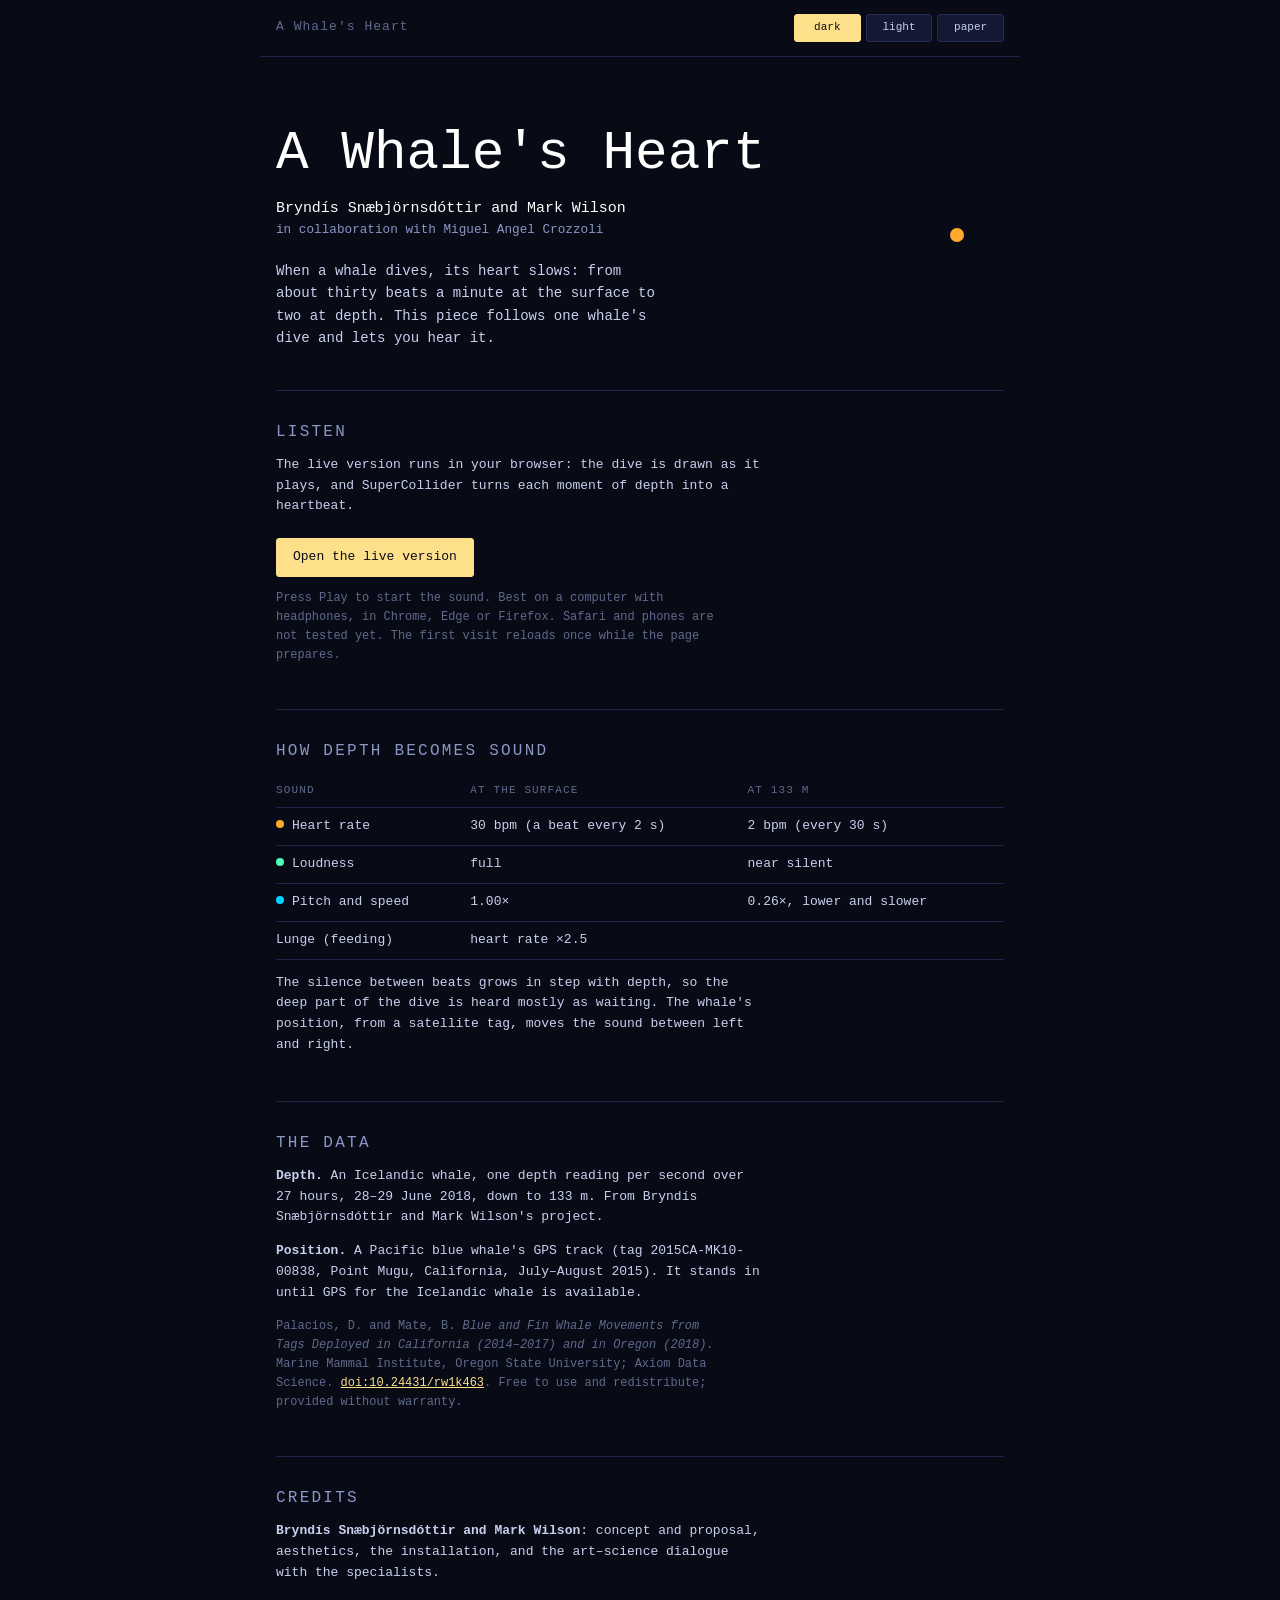
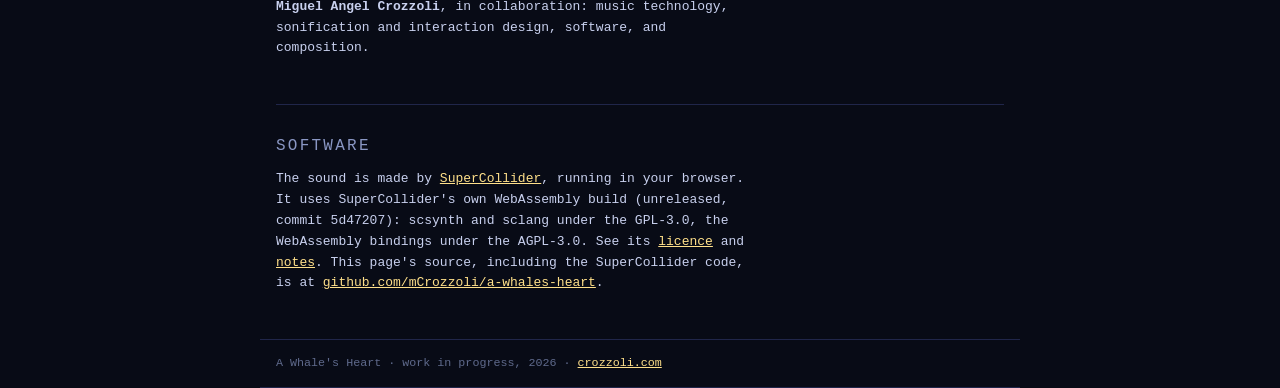
<file: site/index.html>
<!doctype html>
<html lang="en">
<head>
  <meta charset="utf-8">
  <meta name="viewport" content="width=device-width, initial-scale=1">
  <title>A Whale's Heart</title>
  <meta name="description" content="A sonification of a whale's dive: depth becomes heartbeat, loudness and pitch. By Bryndís Snæbjörnsdóttir and Mark Wilson, in collaboration with Miguel Angel Crozzoli.">
  <link rel="icon" href="data:image/svg+xml,%3Csvg xmlns='http://www.w3.org/2000/svg' viewBox='0 0 32 32'%3E%3Ccircle cx='16' cy='16' r='7' fill='%23ffaa2c'/%3E%3Ccircle cx='16' cy='16' r='12' fill='none' stroke='%23ffaa2c' stroke-opacity='.4' stroke-width='2'/%3E%3C/svg%3E">
  <link rel="canonical" href="https://mcrozzoli.github.io/a-whales-heart/">
  <meta property="og:title" content="A Whale's Heart">
  <meta property="og:description" content="A sonification of a whale's dive: depth becomes heartbeat, loudness and pitch.">
  <meta property="og:url" content="https://mcrozzoli.github.io/a-whales-heart/">
  <meta name="color-scheme" content="dark light">
  <!-- The look, before first paint: darkstyle.js reads ?theme=, then the last choice, then dark,
       and sets <html data-theme> at once. It must stay a plain blocking script in <head>. -->
  <link rel="stylesheet" href="darkstyle/darkstyle.css">
  <script src="darkstyle/darkstyle.js"></script>
  <link rel="stylesheet" href="style.css">
</head>
<body>
  <header class="bar">
    <span class="name">A Whale's Heart</span>
    <div id="looks" aria-label="Look"></div>
  </header>

  <main>
    <div class="hero">
      <div>
        <h1>A Whale's Heart</h1>
        <p class="byline">Bryndís Snæbjörnsdóttir and Mark Wilson<br>
           <span>in collaboration with Miguel Angel Crozzoli</span></p>
        <p>When a whale dives, its heart slows: from about thirty beats a minute at the surface to two
           at depth. This piece follows one whale's dive and lets you hear it.</p>
      </div>
      <div class="beat" aria-hidden="true"></div>
    </div>

    <section id="listen">
      <h2>Listen</h2>
      <p>The live version runs in your browser: the dive is drawn as it plays, and SuperCollider
         turns each moment of depth into a heartbeat.</p>
      <a class="cta" href="prototype.html">Open the live version</a>
      <p class="note">Press Play to start the sound. Best on a computer with headphones, in Chrome, Edge or Firefox.
         Safari and phones are not tested yet. The first visit reloads once while the page prepares.</p>
    </section>

    <section id="mapping">
      <h2>How depth becomes sound</h2>
      <div class="table-wrap">
        <table>
          <thead><tr><th>Sound</th><th>At the surface</th><th>At 133 m</th></tr></thead>
          <tbody>
            <tr><td><span class="key heart"></span>Heart rate</td><td class="num">30 bpm (a beat every 2 s)</td><td class="num">2 bpm (every 30 s)</td></tr>
            <tr><td><span class="key amp"></span>Loudness</td><td class="num">full</td><td class="num">near silent</td></tr>
            <tr><td><span class="key depth"></span>Pitch and speed</td><td class="num">1.00×</td><td class="num">0.26×, lower and slower</td></tr>
            <tr><td>Lunge (feeding)</td><td class="num" colspan="2">heart rate ×2.5</td></tr>
          </tbody>
        </table>
      </div>
      <p>The silence between beats grows in step with depth, so the deep part of the dive is
         heard mostly as waiting. The whale's position, from a satellite tag, moves the sound
         between left and right.</p>
    </section>

    <section id="data">
      <h2>The data</h2>
      <p><strong>Depth.</strong> An Icelandic whale, one depth reading per second over 27 hours,
         28–29 June 2018, down to 133 m. From Bryndís Snæbjörnsdóttir and Mark Wilson's project.</p>
      <p><strong>Position.</strong> A Pacific blue whale's GPS track (tag 2015CA-MK10-00838, Point Mugu,
         California, July–August 2015). It stands in until GPS for the Icelandic whale is available.</p>
      <p class="cite">Palacios, D. and Mate, B. <em>Blue and Fin Whale Movements from Tags Deployed in
         California (2014–2017) and in Oregon (2018).</em> Marine Mammal Institute, Oregon State University;
         Axiom Data Science. <a href="https://doi.org/10.24431/rw1k463">doi:10.24431/rw1k463</a>.
         Free to use and redistribute; provided without warranty.</p>
    </section>

    <section id="credits">
      <h2>Credits</h2>
      <p><strong>Bryndís Snæbjörnsdóttir and Mark Wilson</strong>: concept and proposal, aesthetics,
         the installation, and the art–science dialogue with the specialists.</p>
      <p><strong>Miguel Angel Crozzoli</strong>, in collaboration: music technology, sonification and
         interaction design, software, and composition.</p>
    </section>

    <section id="software">
      <h2>Software</h2>
      <p>The sound is made by <a href="https://supercollider.github.io/">SuperCollider</a>, running in your
         browser. It uses SuperCollider's own WebAssembly build (unreleased, commit 5d47207): scsynth and sclang
         under the GPL-3.0, the WebAssembly bindings under the AGPL-3.0. See its
         <a href="engine/LICENSE">licence</a> and <a href="engine/README_WASM.md">notes</a>.
         This page's source, including the SuperCollider code, is at
         <a href="https://github.com/mCrozzoli/a-whales-heart">github.com/mCrozzoli/a-whales-heart</a>.</p>
    </section>
  </main>

  <footer class="bar">
    <span>A Whale's Heart · work in progress, 2026 · <a href="https://crozzoli.com/#whale">crozzoli.com</a></span>
  </footer>

  <script>
    DarkStyle.control(document.getElementById("looks"), { btnClass: "look-btn" });
    DarkStyle.keys();
  </script>
</body>
</html>
</file>
<file: site/darkstyle/darkstyle.css>
/* =============================================================================================
   darkstyle.css — three looks for Dark Sonification displays (kit v1, 2026-09-28)

     dark   the displays as they are: every value below is the one dark_ocean's page used before the
            kit (checked pixel for pixel), so a design that adopts the kit looks exactly the same in dark
     light  the same display on a light ground, same fonts and layout
     paper  Miguel's own visual language (crozzoli.com, the web landing page): warm paper with a grain,
            aubergine ink, ochre gold, olive, ink-blue, peach and butter washes, Karla + Rubik

   The look is chosen on <html data-theme="…">, by darkstyle.js (URL ?theme=, then the last choice,
   then dark). Every colour a page draws with is one of these tokens: CSS reads var(--ds-…), canvas code
   reads DarkStyle.tok("--ds-…") or DarkStyle.tokens(). Data colours (identity sets, ramps) are in
   darkstyle.js, validated per look against that look's own ground (README, specimen.html).

   Source of truth: projects/web/style/. Designs carry a copy (sync.py) so they stay self-contained.
   ============================================================================================= */

:root, [data-theme="dark"] {
  /* grounds and text */
  --ds-bg: #080b16;            /* the page, and the gaps between panels */
  --ds-panel: #0e1224;         /* header, side panel, transport */
  --ds-raised: #10152e;        /* a box inside a panel (the status line) */
  --ds-line: #20264a;          /* dividers */
  --ds-edge: #1a2140;          /* a docked panel's outer edge (the legend) */
  --ds-txt: #c8d0ee;
  --ds-txt-hi: #ffffff;        /* headings, a held chip */
  --ds-dim: #5f6a8c;           /* secondary text, keys */
  --ds-label: #8a97c4;         /* chart labels: axes, wheel years */
  --ds-chart-txt: #c9d3ee;     /* text inside a chart (the wheel's centre) */

  /* the accent: what is selected, active, followed */
  --ds-cur: #ffe08a;           /* an active control's fill */
  --ds-cur-line: #ffe08a;      /* … and its border */
  --ds-on-cur: #0a0d18;        /* text on that fill */
  --ds-cur-txt: #ffe08a;       /* the accent as text (a selected tick, "press ♪") */
  --ds-accent: #ffe08a;        /* range sliders (accent-color) */
  --ds-ring: #ffe08a;          /* focus / hover rings on a map or a wheel */
  --ds-ring-halo: rgba(0, 0, 0, 0);   /* a halo under the ring (none on dark) */

  /* controls */
  --ds-ctl: #131834;
  --ds-ctl-line: #262d54;
  --ds-ctl-line-hi: #3a4570;
  --ds-ctl-hover: #141a38;
  --ds-chip: #11162b;          /* legend chips, small round buttons */
  --ds-chip-line: #2a3150;
  --ds-chip-line-hi: #4a5ad0;
  --ds-chip-hold: #1d2a4a;     /* a chip being held */
  --ds-tip: #0e1328;           /* an opened explanation */

  /* floating layers */
  --ds-pop: rgba(8, 11, 22, .93);      /* the hover box */
  --ds-pop-line: #2a3150;
  --ds-pop-shadow: none;
  --ds-glass: rgba(8, 11, 20, 0.62);   /* a widget docked over the map */
  --ds-glass-hi: rgba(8, 11, 20, 0.78);   /* … a small one that must read at once (a folded chip) */
  --ds-glass-line: #1b2238;
  --ds-overlay: rgba(5, 7, 15, 0.95);  /* a full-map overlay */
  --ds-date-shadow: 0 1px 6px #000;    /* big text over the map */

  /* status (never data) */
  --ds-ok: #8ce6a8;
  --ds-ok-line: #2f6a45;
  --ds-warn-line: #6b5a1f;
  --ds-danger: #ff6b6b;
  --ds-gap-mark: #c0605a;      /* data missing from the record */
  --ds-avail: #34d399;         /* data available (e.g. days with daily data) */

  /* the map, read by canvas code */
  --ds-map-bg: #05070f;
  --ds-land: rgba(38, 48, 74, 0.62);
  --ds-coast: rgba(150, 172, 224, 0.42);
  --ds-graticule: rgba(130, 150, 210, 0.16);
  --ds-graticule-dash: none;   /* "none" or a dash list, e.g. "1 5" */
  --ds-veil: rgba(5, 7, 15, 0.84);     /* dims the field behind a selection */
  --ds-axis: rgba(130, 150, 210, 0.25);
  --ds-nb: rgba(178, 74, 224, 0.85);   /* the neighbourhood outline */
  --ds-brush: rgba(255, 209, 102, 0.95);
  --ds-brush-path: rgba(255, 209, 102, 0.5);

  /* radial charts (time wheels) */
  --ds-arc-gap: #0a0e1a;       /* the hairline between arcs, on a docked wheel */
  --ds-arc-gap-overlay: #080b14;   /* … on a full overlay */
  --ds-wheel-fill: #141a34;    /* a ring with no data colour (years) */

  /* type and texture */
  --ds-font-ui: "SF Mono", ui-monospace, Menlo, monospace;
  --ds-font-canvas: "SF Mono", monospace;
  --ds-font-display: "SF Mono", ui-monospace, Menlo, monospace;
  --ds-font-size: 13px;
  --ds-display-weight: 400;
  --ds-date-size: 22px;
  --ds-grain: none;            /* the paper's grain, as a background-image */
  --ds-ink-filter: none;       /* SVG ink wobble for drawn charts */
}

[data-theme="light"] {
  --ds-bg: #e8ecf3;
  --ds-panel: #fbfcfe;
  --ds-raised: #f2f5fa;
  --ds-line: #d5dbe7;
  --ds-edge: #d5dbe7;
  --ds-txt: #1b2340;
  --ds-txt-hi: #0b1230;
  --ds-dim: #5b6583;
  --ds-label: #46507a;
  --ds-chart-txt: #1b2340;

  --ds-cur: #f5c64f;
  --ds-cur-line: #d9a21b;
  --ds-on-cur: #1c1605;
  --ds-cur-txt: #8f6200;
  --ds-accent: #a86f00;         /* deep enough (≥ 3:1 on white) that the browser keeps the slider track light */
  --ds-ring: #a86f00;
  --ds-ring-halo: rgba(255, 255, 255, .95);

  --ds-ctl: #f3f5fa;
  --ds-ctl-line: #cbd2e0;
  --ds-ctl-line-hi: #97a1bb;
  --ds-ctl-hover: #edf0f6;
  --ds-chip: #f3f5fa;
  --ds-chip-line: #cbd2e0;
  --ds-chip-line-hi: #6f7fd6;
  --ds-chip-hold: #fff1c7;
  --ds-tip: #f5f7fb;

  --ds-pop: rgba(253, 254, 255, .97);
  --ds-pop-line: #cdd4e2;
  --ds-pop-shadow: 0 8px 22px -12px rgba(20, 30, 60, .35);
  --ds-glass: rgba(251, 252, 254, .82);
  --ds-glass-hi: rgba(251, 252, 254, .94);
  --ds-glass-line: #d3d9e6;
  --ds-overlay: rgba(244, 246, 250, .97);
  --ds-date-shadow: 0 1px 3px rgba(255, 255, 255, .95);

  --ds-ok: #1e7a4a;
  --ds-ok-line: #8cc9a6;
  --ds-warn-line: #d9a21b;
  --ds-danger: #c8323f;
  --ds-gap-mark: #c8554c;
  --ds-avail: #1f9d6a;

  --ds-map-bg: #f4f6fa;
  --ds-land: rgba(196, 203, 216, .85);
  --ds-coast: rgba(45, 58, 92, .5);
  --ds-graticule: rgba(45, 58, 92, .12);
  --ds-graticule-dash: none;
  --ds-veil: rgba(244, 246, 250, .84);
  --ds-axis: rgba(45, 58, 92, .35);
  --ds-nb: rgba(118, 40, 190, .9);
  --ds-brush: rgba(168, 111, 0, .95);
  --ds-brush-path: rgba(168, 111, 0, .5);

  --ds-arc-gap: #fbfcfe;
  --ds-arc-gap-overlay: #f4f6fa;
  --ds-wheel-fill: #e2e7f0;
}

[data-theme="paper"] {
  --ds-bg: #f3e5da;
  --ds-panel: #f9f1e9;
  --ds-raised: #f5ebe2;
  --ds-line: #e1d0c3;
  --ds-edge: #e1d0c3;
  --ds-txt: #33203a;
  --ds-txt-hi: #1f1224;
  --ds-dim: #6f5c69;
  --ds-label: #5e4a5a;
  --ds-chart-txt: #33203a;

  --ds-cur: #f1dc95;           /* a butter wash … */
  --ds-cur-line: #c6922c;      /* … edged in ochre gold */
  --ds-on-cur: #33203a;
  --ds-cur-txt: #8a5a0e;
  --ds-accent: #9c6710;         /* the ochre, deepened: a lighter one makes the browser draw a dark slider track */
  --ds-ring: #9c6710;
  --ds-ring-halo: rgba(249, 241, 233, .95);

  --ds-ctl: #fbf6f0;
  --ds-ctl-line: #dcc8ba;
  --ds-ctl-line-hi: #b09283;
  --ds-ctl-hover: #f4e9df;
  --ds-chip: #fbf6f0;
  --ds-chip-line: #dcc8ba;
  --ds-chip-line-hi: #a07a8e;
  --ds-chip-hold: #f6e7b9;
  --ds-tip: #f6ede5;

  --ds-pop: rgba(250, 244, 238, .97);
  --ds-pop-line: #dbc6b7;
  --ds-pop-shadow: 0 10px 24px -14px rgba(51, 32, 58, .45);
  --ds-glass: rgba(249, 241, 233, .8);
  --ds-glass-hi: rgba(249, 241, 233, .92);
  --ds-glass-line: #dfcbbd;
  --ds-overlay: rgba(243, 229, 218, .97);
  --ds-date-shadow: 0 1px 0 rgba(249, 241, 233, .9);

  --ds-ok: #4f6a22;
  --ds-ok-line: #a9bf86;
  --ds-warn-line: #c6922c;
  --ds-danger: #b23a4e;
  --ds-gap-mark: #c85168;
  --ds-avail: #6d8a3b;

  --ds-map-bg: #f3e5da;
  --ds-land: rgba(111, 92, 105, .14);
  --ds-coast: rgba(51, 32, 58, .5);
  --ds-graticule: rgba(51, 32, 58, .22);
  --ds-graticule-dash: 1 5;    /* dotted, like the orbits in the drawings */
  --ds-veil: rgba(243, 229, 218, .86);
  --ds-axis: rgba(51, 32, 58, .35);
  --ds-nb: rgba(107, 52, 120, .9);
  --ds-brush: rgba(156, 103, 16, .95);
  --ds-brush-path: rgba(156, 103, 16, .5);

  --ds-arc-gap: #f9f1e9;
  --ds-arc-gap-overlay: #f3e5da;
  --ds-wheel-fill: #eadbd0;

  --ds-font-ui: "Karla", "Avenir Next", "Helvetica Neue", Arial, sans-serif;
  --ds-font-canvas: "Karla", "Avenir Next", "Helvetica Neue", sans-serif;
  --ds-font-display: "Rubik", "Avenir Next", "Helvetica Neue", sans-serif;
  --ds-font-size: 13.5px;
  --ds-display-weight: 300;
  --ds-date-size: 28px;
  --ds-grain: url("data:image/svg+xml,%3Csvg xmlns='http://www.w3.org/2000/svg' width='260' height='260'%3E%3Cfilter id='p'%3E%3CfeTurbulence type='fractalNoise' baseFrequency='.85' numOctaves='3' stitchTiles='stitch'/%3E%3CfeColorMatrix values='0 0 0 0 .42 0 0 0 0 .27 0 0 0 0 .24 0 0 0 .07 0'/%3E%3C/filter%3E%3Crect width='100%25' height='100%25' filter='url(%23p)'/%3E%3C/svg%3E");
  --ds-ink-filter: url(#ds-ink);
}

/* the look control darkstyle.js builds (DarkStyle.control): three buttons in one row */
.ds-looks { display: grid; grid-template-columns: repeat(3, 1fr); gap: 5px; }
</file>
<file: site/style.css>
/* A Whale's Heart — landing page.
   Every colour is a darkstyle token (darkstyle/darkstyle.css) or one of the three data colours below.
   The look (dark / light / paper) is set on <html data-theme> by darkstyle.js before first paint. */

/* Data colours: each keeps its hue family in every look (darkstyle rule 2); only the step changes
   for the ground. Dark uses the prototype's own colours. */
:root, [data-theme="dark"] {
  --wh-depth: #00d4ff;   /* cyan: depth */
  --wh-heart: #ffaa2c;   /* amber: heartbeat */
  --wh-amp:   #4dffb4;   /* green: amplitude */
}
[data-theme="light"] {
  --wh-depth: #00739e;
  --wh-heart: #a35a00;
  --wh-amp:   #137a55;
}
[data-theme="paper"] {
  --wh-depth: #2f5d7c;   /* ink-blue */
  --wh-heart: #9c6710;   /* ochre */
  --wh-amp:   #4e6e2a;   /* olive */
}

* { box-sizing: border-box; }

html { background: var(--ds-bg); }
body {
  margin: 0;
  background: var(--ds-bg) var(--ds-grain);
  color: var(--ds-txt);
  font: var(--ds-font-size)/1.6 var(--ds-font-ui);
}

main, .bar { max-width: 760px; margin: 0 auto; padding: 0 16px; }

a { color: var(--ds-cur-txt); }
a:focus-visible, button:focus-visible { outline: 2px solid var(--ds-ring); outline-offset: 2px; }

h1, h2 {
  font-family: var(--ds-font-display);
  font-weight: var(--ds-display-weight);
  color: var(--ds-txt-hi);
  line-height: 1.2;
}
h2 {
  font-size: 1rem;
  text-transform: uppercase;
  letter-spacing: .14em;
  color: var(--ds-label);
  margin: 0 0 12px;
}

/* ── top bar ── */
.bar {
  display: flex; align-items: center; gap: 12px;
  padding-top: 14px; padding-bottom: 14px;
  border-bottom: 1px solid var(--ds-line);
}
.bar .name { color: var(--ds-dim); letter-spacing: .08em; }
.bar .ds-looks { margin-left: auto; width: 210px; }

/* the LOOK buttons darkstyle.js builds */
.look-btn {
  font: inherit; font-size: .85em;
  padding: 4px 0;
  background: var(--ds-ctl); color: var(--ds-txt);
  border: 1px solid var(--ds-ctl-line); border-radius: 3px;
  cursor: pointer;
}
.look-btn:hover { background: var(--ds-ctl-hover); border-color: var(--ds-ctl-line-hi); }
.look-btn.on { background: var(--ds-cur); color: var(--ds-on-cur); border-color: var(--ds-cur-line); }

/* ── hero ── */
.hero { padding: 64px 0 40px; display: grid; grid-template-columns: 1fr auto; gap: 24px; align-items: center; }
.hero h1 { font-size: clamp(2rem, 7vw, 3.4rem); margin: 0 0 12px; }
.hero p { margin: 0; max-width: 46ch; font-size: 1.08em; }
.hero .byline { margin: 0 0 20px; color: var(--ds-txt-hi); font-family: var(--ds-font-display); font-size: 1.15em; line-height: 1.4; }
.hero .byline span { color: var(--ds-label); font-size: .85em; }

/* the beat: a dot that pulses at the surface rate, 30 bpm = one beat every 2 s */
.beat {
  width: 14px; height: 14px; border-radius: 50%;
  background: var(--wh-heart);
  margin: 40px;
  animation: beat 2s infinite;
}
@keyframes beat {
  0%   { box-shadow: 0 0 0 0 var(--wh-heart); }
  70%  { box-shadow: 0 0 0 36px transparent; }
  100% { box-shadow: 0 0 0 0 transparent; }
}
@media (prefers-reduced-motion: reduce) { .beat { animation: none; } }

/* ── sections ── */
section { padding: 32px 0; border-top: 1px solid var(--ds-line); }
section p { max-width: 62ch; }

.cta {
  display: inline-block; margin-top: 8px;
  padding: 8px 16px; border-radius: 3px;
  background: var(--ds-cur); color: var(--ds-on-cur);
  border: 1px solid var(--ds-cur-line);
  text-decoration: none;
}
.cta:hover { filter: brightness(1.05); }
.note { color: var(--ds-dim); font-size: .92em; }

/* the mapping table */
.table-wrap { overflow-x: auto; }
table { border-collapse: collapse; width: 100%; }
th, td { text-align: left; padding: 8px 12px 8px 0; border-bottom: 1px solid var(--ds-line); }
th { color: var(--ds-dim); font-weight: normal; font-size: .85em; text-transform: uppercase; letter-spacing: .1em; }
td.num { font-variant-numeric: tabular-nums; }
.key { display: inline-block; width: 8px; height: 8px; border-radius: 50%; margin-right: 8px; vertical-align: 1px; }
.key.depth { background: var(--wh-depth); }
.key.heart { background: var(--wh-heart); }
.key.amp   { background: var(--wh-amp); }

.cite { color: var(--ds-dim); font-size: .92em; }

footer { padding: 32px 0 48px; border-top: 1px solid var(--ds-line); color: var(--ds-dim); font-size: .9em; }

/* phone width */
@media (max-width: 560px) {
  .hero { grid-template-columns: 1fr; padding-top: 40px; }
  .beat { margin: 8px 0 0 12px; }
  .bar .ds-looks { width: 180px; }
}
</file>
